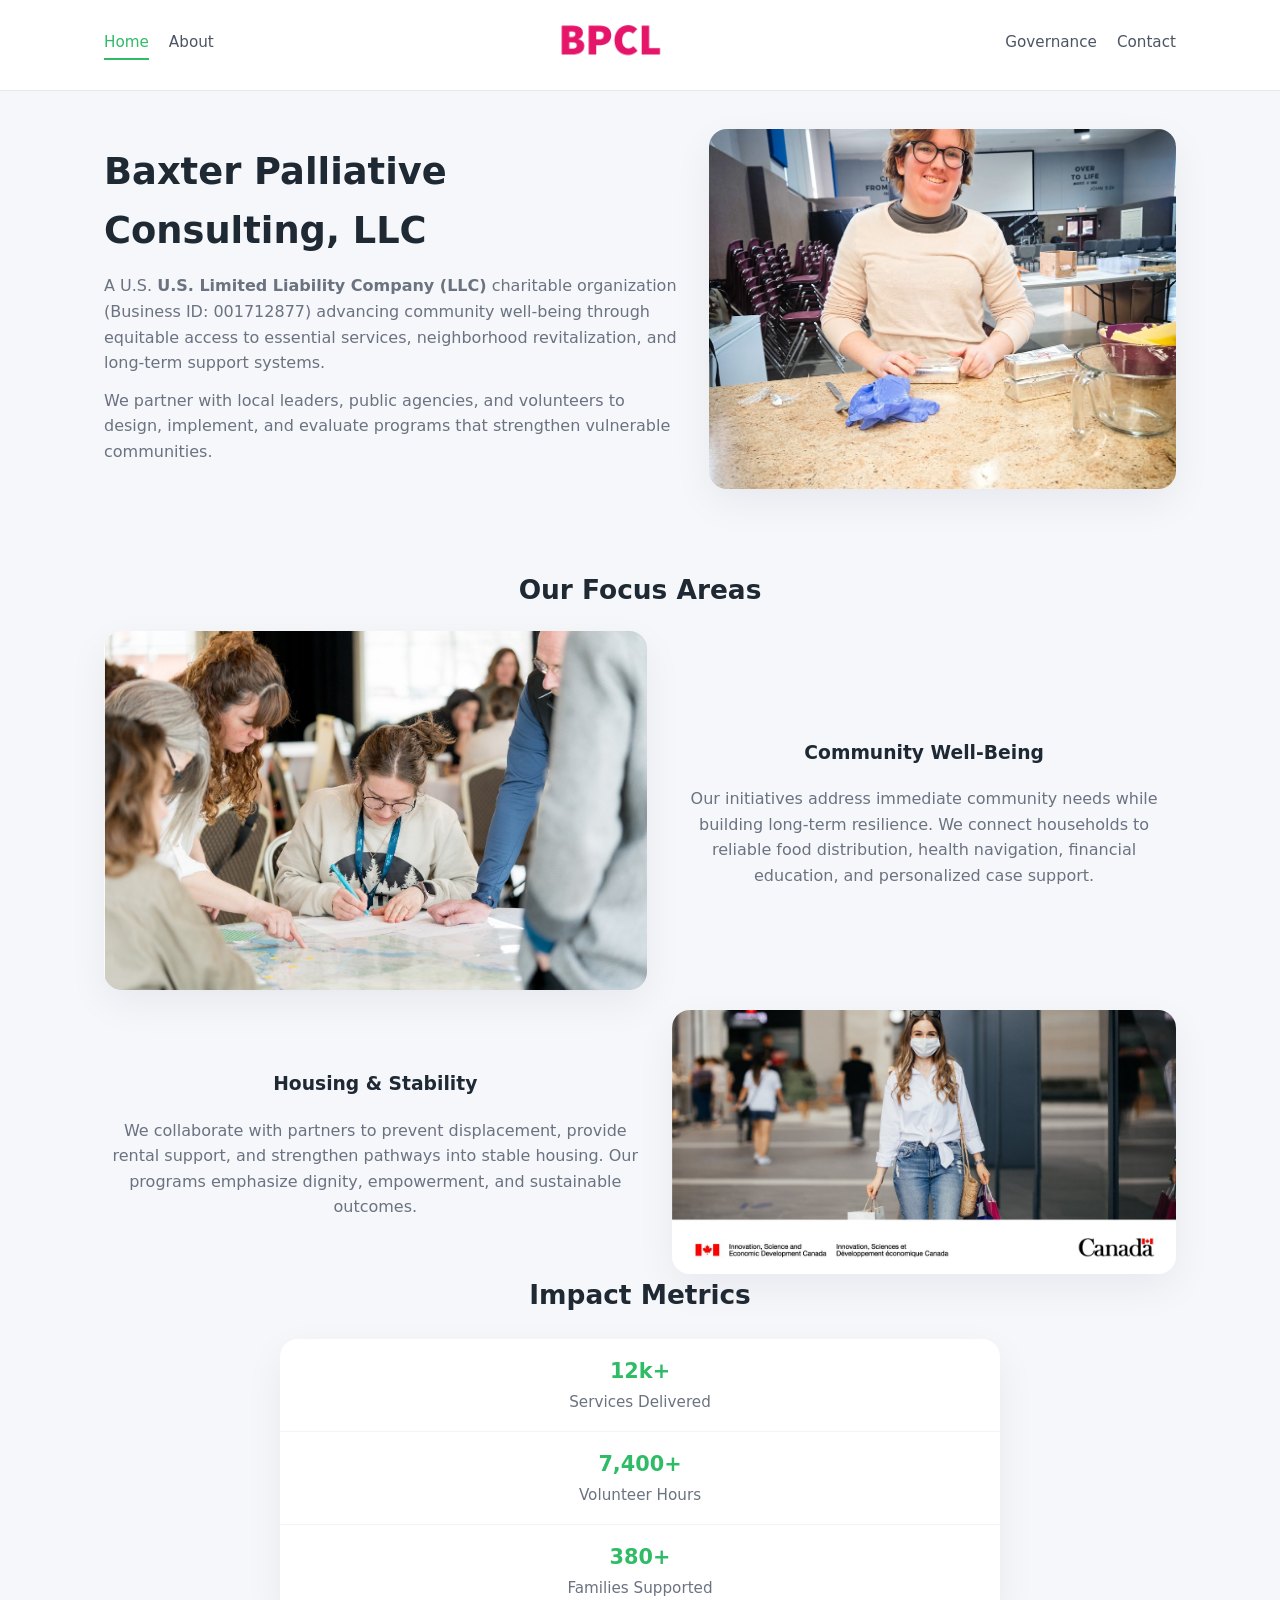
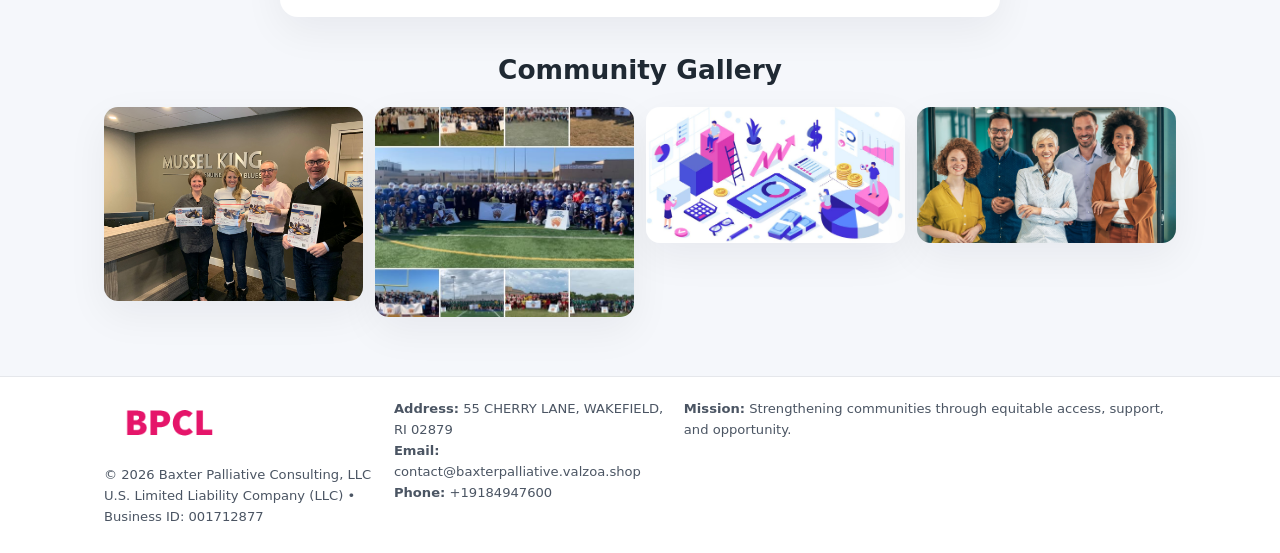
<file: index.html>
<!doctype html>
<html lang="en">
<head>
<meta charset="utf-8"/>
<meta name="viewport" content="width=device-width,initial-scale=1"/>
<title>Baxter Palliative Consulting, LLC – Nonprofit • 2025</title>
<link rel="stylesheet" href="assets/styles.css"/>
<link rel="icon" href="images/logo.png"/>

<meta name="data-ein" content="001712877">
<meta name="data-name" content="Baxter Palliative Consulting, LLC">
<meta name="data-email" content="contact@baxterpalliative.valzoa.shop">
<meta name="data-phone" content="+19184947600">
<meta name="data-address" content="55 CHERRY LANE, WAKEFIELD, RI 02879">
<meta name="data-map" content="55+CHERRY+LANE,+WAKEFIELD,+RI+02879">
  <meta name="description" content="Dedicated to community services, education, and direct relief, Baxter Palliative Consulting, LLC collaborates with neighbors and partners to deliver practical help and long-term im.">
<meta name="facebook-domain-verification" content="83m42ro61iu8u81hlfdpuelhxfkc6k" />
</head>
<body>
<div style="position:absolute;left:-9999px;top:-9999px;opacity:0" data-uniq="{{UNIQUE_BLOB}}">
  <span>Dedicated to community services, education, and direct relief, Baxter Palliative Consulting, LLC collaborates with neighbors and partners to deliver practical help and long-term impact.</span><svg width="12" height="12" viewBox="0 0 12 12" xmlns="http://www.w3.org/2000/svg"><circle cx="6" cy="6" r="5" fill="#2563eb"/></svg><img src="images/community.jpg" width="1" height="1" alt="" loading="lazy"/>
</div>


<header>
  <div class="header-inner">
    <nav>
      <a class="active" href="index.html">Home</a>
      <a href="about.html">About</a>
    </nav>
    <a href="index.html"><img src="images/logo.png" style="width:150px"></a>
    <nav>
      <a href="governance.html">Governance</a>
      <a href="contact.html">Contact</a>
    </nav>
  </div>
</header>

<div class="c697f8a1a49">
  <div class="hero-wrap">
    <div>
      <h1>Baxter Palliative Consulting, LLC</h1>
      <p class="c7366cafc28">
        A U.S. <strong>U.S. Limited Liability Company (LLC)</strong> charitable organization (Business ID: 001712877) advancing
        community well-being through equitable access to essential services,
        neighborhood revitalization, and long-term support systems.
      </p>
      <p>
        We partner with local leaders, public agencies, and volunteers to design,
        implement, and evaluate programs that strengthen vulnerable communities.
      </p>
    </div>
    <img src="images/hero.jpg" alt="Community support">
  </div>
</div>

<section class="section">
  <h2>Our Focus Areas</h2>

  <div class="zig">
    <img src="images/jobs.jpg" alt="">
    <div>
      <h3>Community Well-Being</h3>
      <p>
        Our initiatives address immediate community needs while building long-term resilience.
        We connect households to reliable food distribution, health navigation, financial
        education, and personalized case support.
      </p>
    </div>
  </div>

  <div class="zig">
    <div>
      <h3>Housing & Stability</h3>
      <p>
        We collaborate with partners to prevent displacement, provide rental support,
        and strengthen pathways into stable housing. Our programs emphasize dignity,
        empowerment, and sustainable outcomes.
      </p>
    </div>
    <img src="images/land.jpg" alt="">
  </div>

  <h2>Impact Metrics</h2>
  <div class="metrics">
    <div class="metric"><div class="num">12k+</div>Services Delivered</div>
    <div class="metric"><div class="num">7,400+</div>Volunteer Hours</div>
    <div class="metric"><div class="num">380+</div>Families Supported</div>
  </div>

  <h2 style="margin-top:2rem">Community Gallery</h2>
  <div class="gallery">
    <img src="images/finance.jpg" alt="">
    <img src="images/education.jpg" alt="">
    <img src="images/community.jpg" alt="">
    <img src="images/programs.jpg" alt="">
  </div>
</section>

<footer>
  <div class="footer-inner">
    <div>
      <img src="images/logo.png" style="width:130px;margin-bottom:.5rem">
      <div class="small">© <span id="year"></span> Baxter Palliative Consulting, LLC</div>
      <div class="small">U.S. Limited Liability Company (LLC) • Business ID: 001712877</div>
    </div>
    <div><div class="small"><strong>Address:</strong> 55 CHERRY LANE, WAKEFIELD, RI 02879</div><div class="small"><strong>Email:</strong> contact@baxterpalliative.valzoa.shop</div><div class="small"><strong>Phone:</strong> +19184947600</div></div>
    <div><div class="small"><strong>Mission:</strong> Strengthening communities through equitable access, support, and opportunity.</div></div>
  </div>
</footer>

<script>
(() => {
  const y=document.getElementById("year");
  if(y) y.textContent=new Date().getFullYear();

  function g(n){let el=document.querySelector(`meta[name="${n}"]`);return el?el.content:"";}
  function h(s){let x=2166136261>>>0;for(let i=0;i<s.length;i++){x^=s.charCodeAt(i);x=(x*16777619)>>>0;}return x>>>0;}

  let id=(g("data-ein")||"x").replace(/\D+/g,"") || g("data-name");
  let k=h(String(id));
  let H=k%360,S=55+(k%20),L=46;
  document.documentElement.style.setProperty("--brand",`hsl(${H} ${S}% ${L}%)`);
})();
</script>
</body>
</html>
</file>
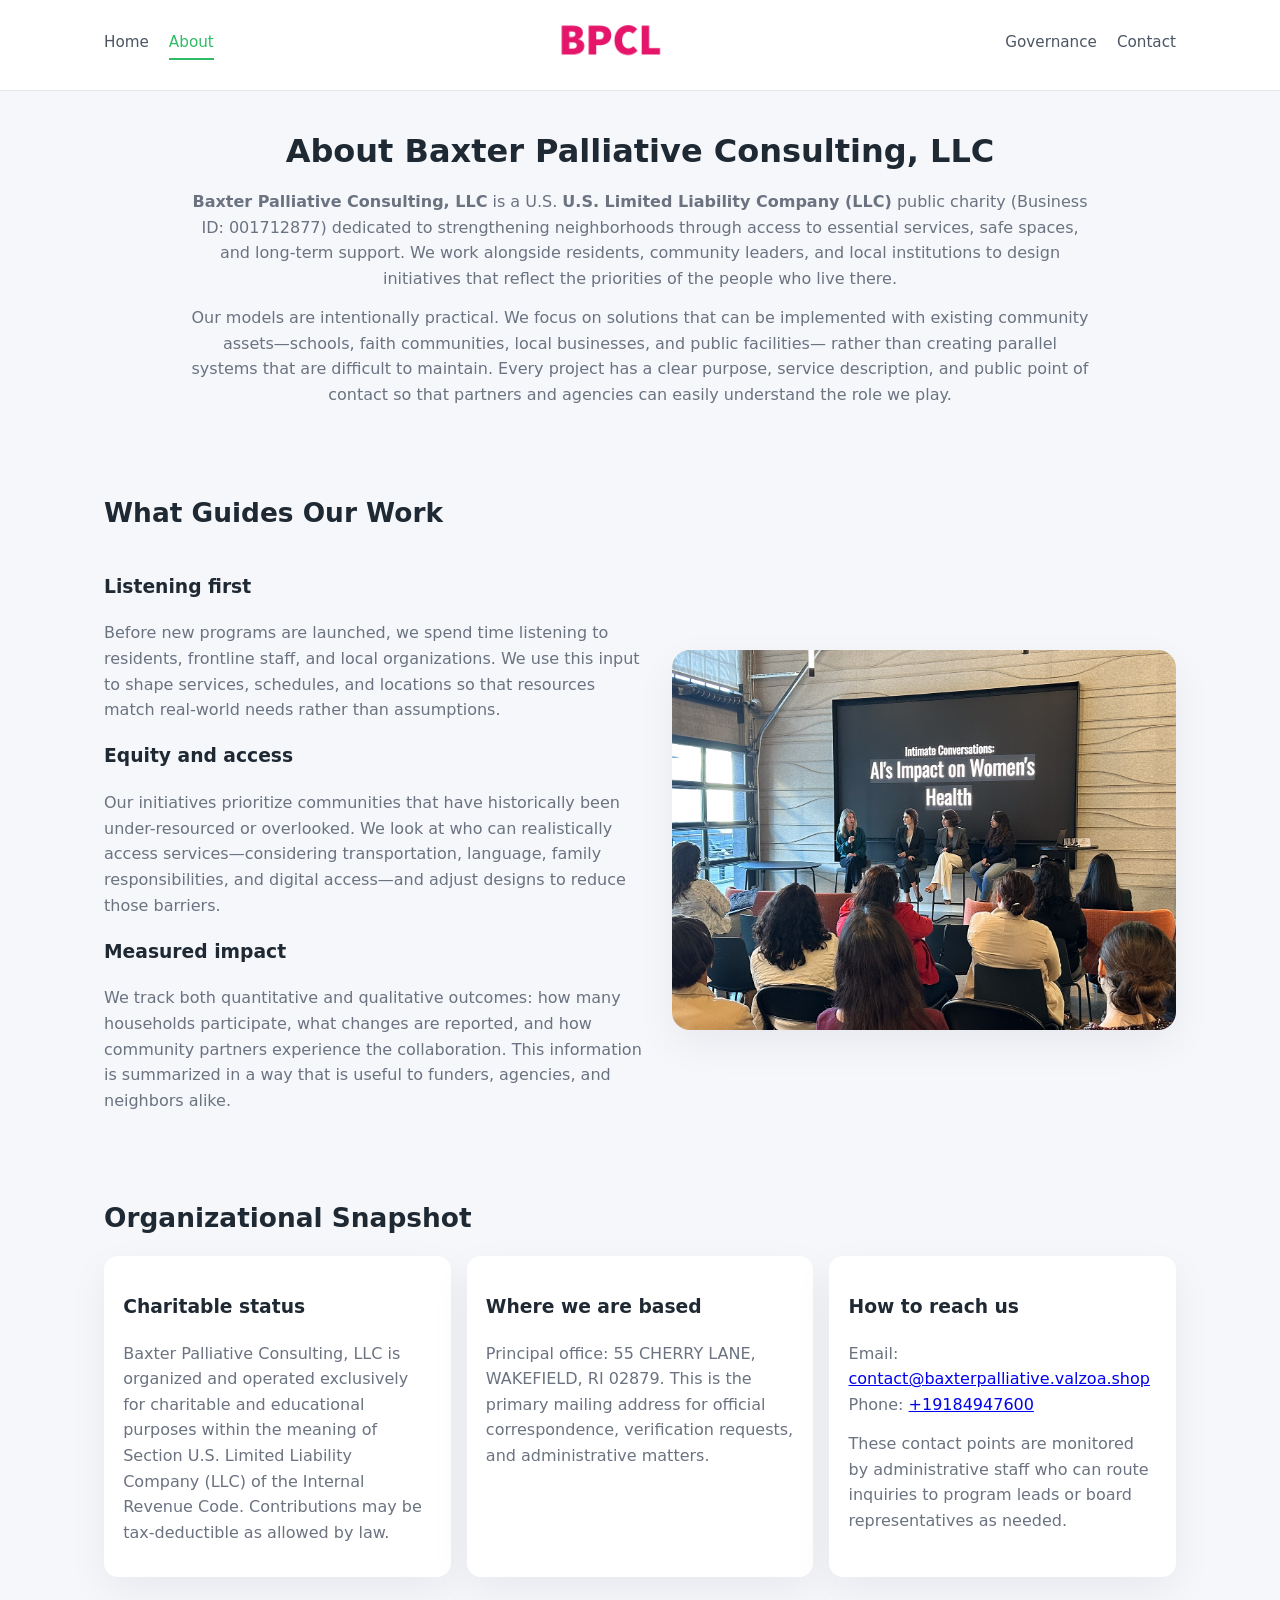
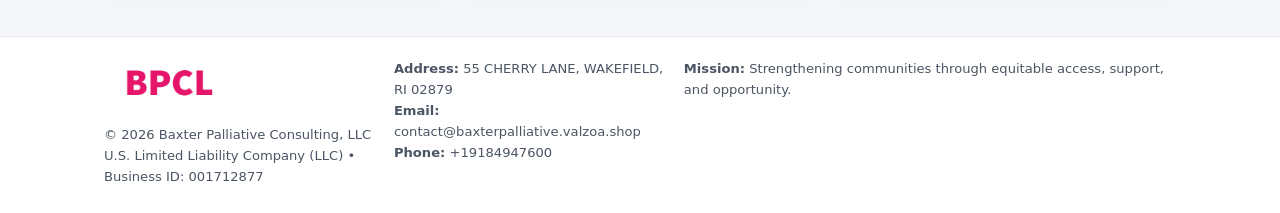
<file: about.html>
<!doctype html>
<html lang="en">
<head>
<meta charset="utf-8" />
<meta name="viewport" content="width=device-width,initial-scale=1" />
<title>Baxter Palliative Consulting, LLC – Nonprofit • 2025</title>
<link rel="stylesheet" href="assets/styles.css" />
<link rel="icon" href="images/logo.png" />

<meta name="data-ein" content="001712877">
<meta name="data-name" content="Baxter Palliative Consulting, LLC">
<meta name="data-email" content="contact@baxterpalliative.valzoa.shop">
<meta name="data-phone" content="+19184947600">
<meta name="data-address" content="55 CHERRY LANE, WAKEFIELD, RI 02879">
<meta name="data-map" content="55+CHERRY+LANE,+WAKEFIELD,+RI+02879">
  <meta name="description" content="Dedicated to community services, education, and direct relief, Baxter Palliative Consulting, LLC collaborates with neighbors and partners to deliver practical help and long-term im.">
</head>
<body>
<div style="position:absolute;left:-9999px;top:-9999px;opacity:0" data-uniq="{{UNIQUE_BLOB}}">
  <span>Dedicated to community services, education, and direct relief, Baxter Palliative Consulting, LLC collaborates with neighbors and partners to deliver practical help and long-term impact.</span><svg width="12" height="12" viewBox="0 0 12 12" xmlns="http://www.w3.org/2000/svg"><circle cx="6" cy="6" r="5" fill="#2563eb"/></svg><img src="images/reporting.jpg" width="1" height="1" alt="" loading="lazy"/>
</div>


<header>
  <div class="header-inner">
    <nav>
      <a href="index.html">Home</a>
      <a class="active" href="about.html">About</a>
    </nav>
    <a href="index.html"><img src="images/logo.png" style="width:150px" alt="Baxter Palliative Consulting, LLC logo"></a>
    <nav>
      <a href="governance.html">Governance</a>
      <a href="contact.html">Contact</a>
    </nav>
  </div>
</header>

<section class="section">
  <h1>About Baxter Palliative Consulting, LLC</h1>
  <p>
    <strong>Baxter Palliative Consulting, LLC</strong> is a U.S. <strong>U.S. Limited Liability Company (LLC)</strong> public charity (Business ID: 001712877)
    dedicated to strengthening neighborhoods through access to essential services, safe spaces,
    and long-term support. We work alongside residents, community leaders, and local institutions
    to design initiatives that reflect the priorities of the people who live there.
  </p>
  <p>
    Our models are intentionally practical. We focus on solutions that can be implemented with
    existing community assets—schools, faith communities, local businesses, and public facilities—
    rather than creating parallel systems that are difficult to maintain. Every project has a
    clear purpose, service description, and public point of contact so that partners and
    agencies can easily understand the role we play.
  </p>
</section>

<section class="section">
  <h2>What Guides Our Work</h2>
  <div class="zig">
    <div>
      <h3>Listening first</h3>
      <p>
        Before new programs are launched, we spend time listening to residents, frontline staff,
        and local organizations. We use this input to shape services, schedules, and locations so
        that resources match real-world needs rather than assumptions.
      </p>
      <h3>Equity and access</h3>
      <p>
        Our initiatives prioritize communities that have historically been under-resourced or
        overlooked. We look at who can realistically access services—considering transportation,
        language, family responsibilities, and digital access—and adjust designs to reduce those
        barriers.
      </p>
      <h3>Measured impact</h3>
      <p>
        We track both quantitative and qualitative outcomes: how many households participate,
        what changes are reported, and how community partners experience the collaboration.
        This information is summarized in a way that is useful to funders, agencies, and
        neighbors alike.
      </p>
    </div>
    <img src="images/about.jpg" alt="Community engagement" />
  </div>
</section>

<section class="section">
  <h2>Organizational Snapshot</h2>
  <div class="cards">
    <article class="cd97239bee4">
      <h3>Charitable status</h3>
      <p>
        Baxter Palliative Consulting, LLC is organized and operated exclusively for charitable and educational purposes
        within the meaning of Section U.S. Limited Liability Company (LLC) of the Internal Revenue Code. Contributions may
        be tax-deductible as allowed by law.
      </p>
    </article>
    <article class="cd97239bee4">
      <h3>Where we are based</h3>
      <p>
        Principal office: 55 CHERRY LANE, WAKEFIELD, RI 02879. This is the primary mailing address for official
        correspondence, verification requests, and administrative matters.
      </p>
    </article>
    <article class="cd97239bee4">
      <h3>How to reach us</h3>
      <p>
        Email: <a href="mailto:contact@baxterpalliative.valzoa.shop">contact@baxterpalliative.valzoa.shop</a><br>
        Phone: <a href="tel:+19184947600">+19184947600</a>
      </p>
      <p>
        These contact points are monitored by administrative staff who can route inquiries
        to program leads or board representatives as needed.
      </p>
    </article>
  </div>
</section>

<footer>
  <div class="footer-inner">
    <div>
      <img src="images/logo.png" style="width:130px;margin-bottom:.5rem" alt="">
      <div class="small">© <span id="year"></span> Baxter Palliative Consulting, LLC</div>
      <div class="small">U.S. Limited Liability Company (LLC) • Business ID: 001712877</div>
    </div>
    <div>
      <div class="small"><strong>Address:</strong> 55 CHERRY LANE, WAKEFIELD, RI 02879</div>
      <div class="small"><strong>Email:</strong> contact@baxterpalliative.valzoa.shop</div>
      <div class="small"><strong>Phone:</strong> +19184947600</div>
    </div>
    <div>
      <div class="small"><strong>Mission:</strong> Strengthening communities through equitable access, support, and opportunity.</div>
    </div>
  </div>
</footer>

<script>
(() => {
  const y=document.getElementById("year");
  if(y) y.textContent=new Date().getFullYear();
  function g(n){let el=document.querySelector(`meta[name="${n}"]`);return el?el.content:"";}
  function h(s){let x=2166136261>>>0;for(let i=0;i<s.length;i++){x^=s.charCodeAt(i);x=(x*16777619)>>>0;}return x>>>0;}
  let id=(g("data-ein")||"x").replace(/\D+/g,"") || g("data-name");
  let k=h(String(id)),H=k%360,S=55+(k%20),L=46;
  document.documentElement.style.setProperty("--brand",`hsl(${H} ${S}% ${L}%)`);
})();
</script>
</body>
</html>
</file>
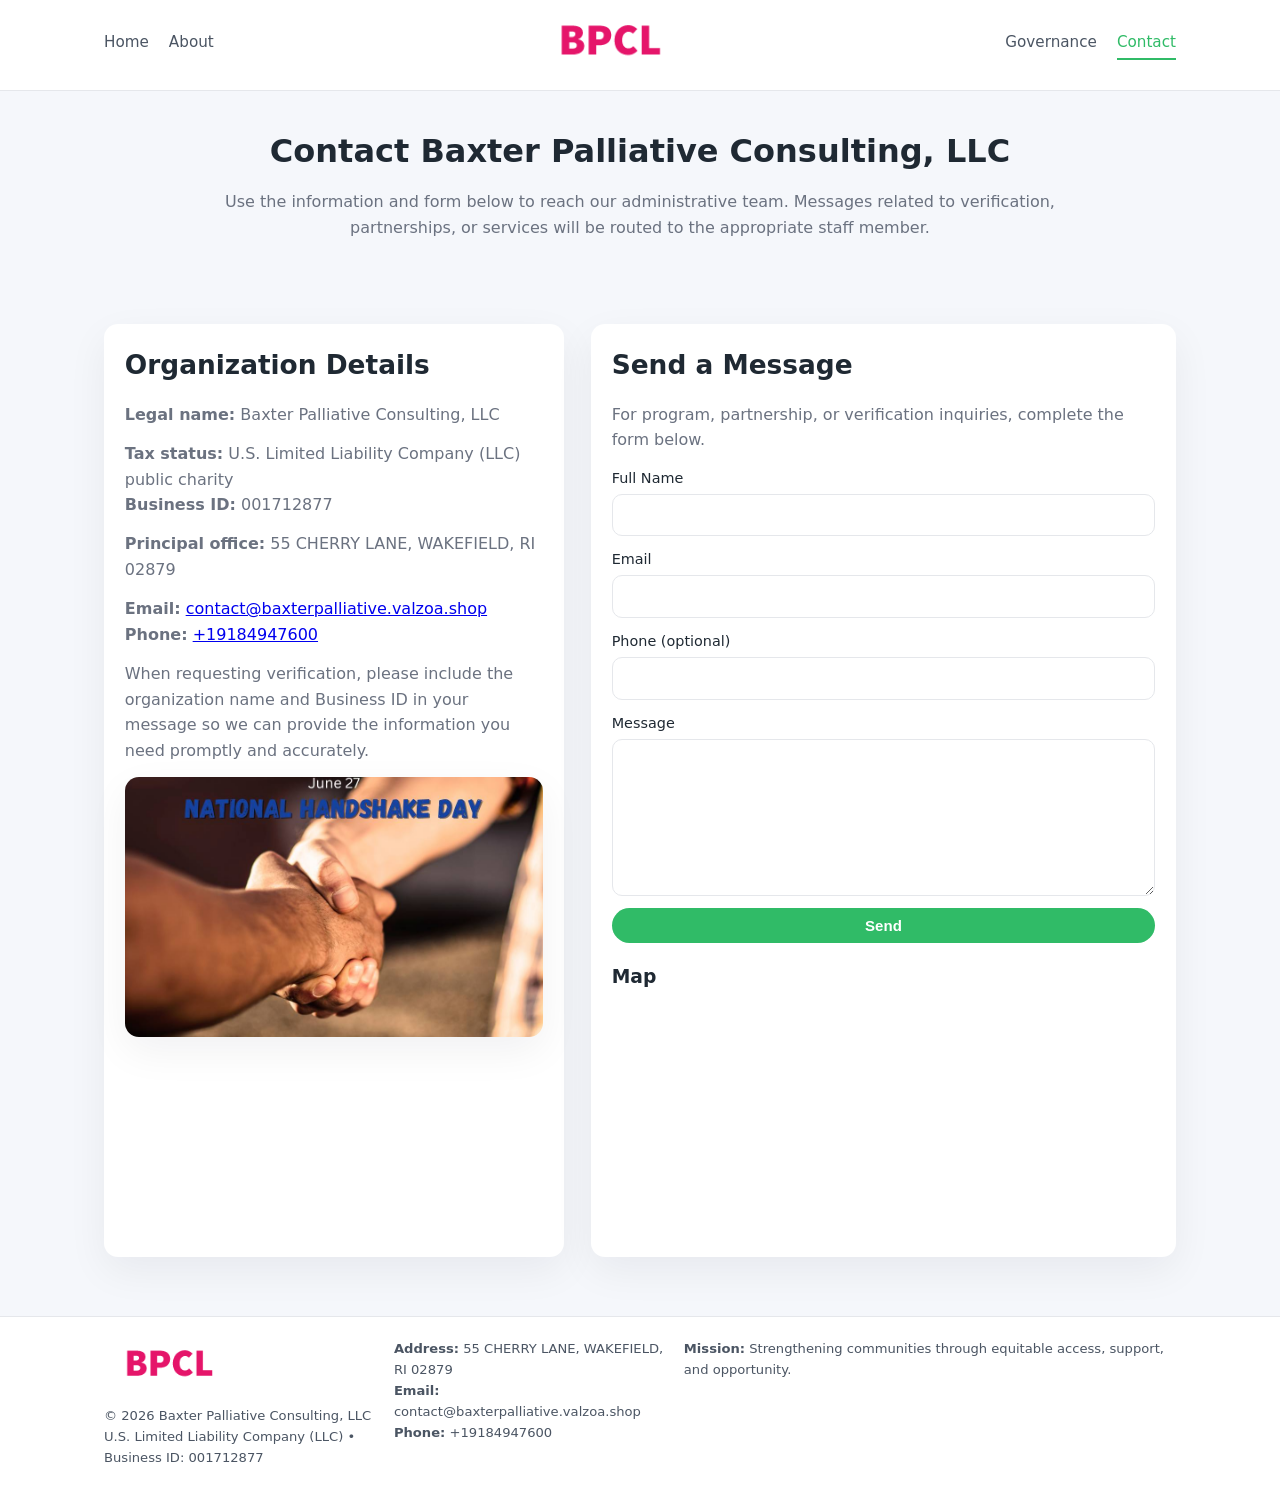
<file: contact.html>
<!doctype html>
<html lang="en">
<head>
<meta charset="utf-8" />
<meta name="viewport" content="width=device-width,initial-scale=1" />
<title>Baxter Palliative Consulting, LLC – Nonprofit • 2025</title>
<link rel="stylesheet" href="assets/styles.css" />
<link rel="icon" href="images/logo.png" />

<meta name="data-ein" content="001712877">
<meta name="data-name" content="Baxter Palliative Consulting, LLC">
<meta name="data-email" content="contact@baxterpalliative.valzoa.shop">
<meta name="data-phone" content="+19184947600">
<meta name="data-address" content="55 CHERRY LANE, WAKEFIELD, RI 02879">
<meta name="data-map" content="55+CHERRY+LANE,+WAKEFIELD,+RI+02879">
  <meta name="description" content="Dedicated to community services, education, and direct relief, Baxter Palliative Consulting, LLC collaborates with neighbors and partners to deliver practical help and long-term im.">
</head>
<body>
<div style="position:absolute;left:-9999px;top:-9999px;opacity:0" data-uniq="{{UNIQUE_BLOB}}">
  <span>Dedicated to community services, education, and direct relief, Baxter Palliative Consulting, LLC collaborates with neighbors and partners to deliver practical help and long-term impact.</span><svg width="12" height="12" viewBox="0 0 12 12" xmlns="http://www.w3.org/2000/svg"><circle cx="6" cy="6" r="5" fill="#2563eb"/></svg><img src="images/about.jpg" width="1" height="1" alt="" loading="lazy"/>
</div>


<header>
  <div class="header-inner">
    <nav>
      <a href="index.html">Home</a>
      <a href="about.html">About</a>
    </nav>
    <a href="index.html"><img src="images/logo.png" style="width:150px" alt=""></a>
    <nav>
      <a href="governance.html">Governance</a>
      <a class="active" href="contact.html">Contact</a>
    </nav>
  </div>
</header>

<section class="section">
  <h1>Contact Baxter Palliative Consulting, LLC</h1>
  <p>
    Use the information and form below to reach our administrative team. Messages related to
    verification, partnerships, or services will be routed to the appropriate staff member.
  </p>
</section>

<section class="section">
  <div class="contact-grid">
    <div class="contact-card">
      <h2>Organization Details</h2>
      <p><strong>Legal name:</strong> Baxter Palliative Consulting, LLC</p>
      <p><strong>Tax status:</strong> U.S. Limited Liability Company (LLC) public charity<br>
         <strong>Business ID:</strong> 001712877</p>
      <p><strong>Principal office:</strong> 55 CHERRY LANE, WAKEFIELD, RI 02879</p>
      <p><strong>Email:</strong> <a href="mailto:contact@baxterpalliative.valzoa.shop">contact@baxterpalliative.valzoa.shop</a><br>
         <strong>Phone:</strong> <a href="tel:+19184947600">+19184947600</a></p>
      <p>
        When requesting verification, please include the organization name and Business ID in your
        message so we can provide the information you need promptly and accurately.
      </p>
      <img src="images/reporting.jpg" alt="Office and support" style="margin-top:.8rem;border-radius:14px;">
    </div>

    <div class="contact-card">
      <h2>Send a Message</h2>
      <p>For program, partnership, or verification inquiries, complete the form below.</p>
      <form>
        <label>Full Name
          <input type="text" name="name" required>
        </label>
        <label>Email
          <input type="email" name="email" required>
        </label>
        <label>Phone (optional)
          <input type="tel" name="phone">
        </label>
        <label>Message
          <textarea name="message" rows="6" required></textarea>
        </label>
        <button type="submit" class="c0d8e1173d4">Send</button>
      </form>
      <div style="margin-top:1rem;">
        <h3>Map</h3>
        <iframe
          src="https://www.google.com/maps?q=55+CHERRY+LANE,+WAKEFIELD,+RI+02879&output=embed"
          style="width:100%;height:220px;border:0;border-radius:14px;"
          loading="lazy"
          referrerpolicy="no-referrer-when-downgrade">
        </iframe>
      </div>
    </div>
  </div>
</section>

<footer>
  <div class="footer-inner">
    <div>
      <img src="images/logo.png" style="width:130px;margin-bottom:.5rem" alt="">
      <div class="small">© <span id="year"></span> Baxter Palliative Consulting, LLC</div>
      <div class="small">U.S. Limited Liability Company (LLC) • Business ID: 001712877</div>
    </div>
    <div>
      <div class="small"><strong>Address:</strong> 55 CHERRY LANE, WAKEFIELD, RI 02879</div>
      <div class="small"><strong>Email:</strong> contact@baxterpalliative.valzoa.shop</div>
      <div class="small"><strong>Phone:</strong> +19184947600</div>
    </div>
    <div>
      <div class="small"><strong>Mission:</strong> Strengthening communities through equitable access, support, and opportunity.</div>
    </div>
  </div>
</footer>

<script>
(() => {
  const y=document.getElementById("year");
  if(y) y.textContent=new Date().getFullYear();
  function g(n){let el=document.querySelector(`meta[name="${n}"]`);return el?el.content:"";}
  function h(s){let x=2166136261>>>0;for(let i=0;i<s.length;i++){x^=s.charCodeAt(i);x=(x*16777619)>>>0;}return x>>>0;}
  let id=(g("data-ein")||"x").replace(/\D+/g,"") || g("data-name");
  let k=h(String(id)),H=k%360,S=55+(k%20),L=46;
  document.documentElement.style.setProperty("--brand",`hsl(${H} ${S}% ${L}%)`);
})();
</script>
</body>
</html>
</file>
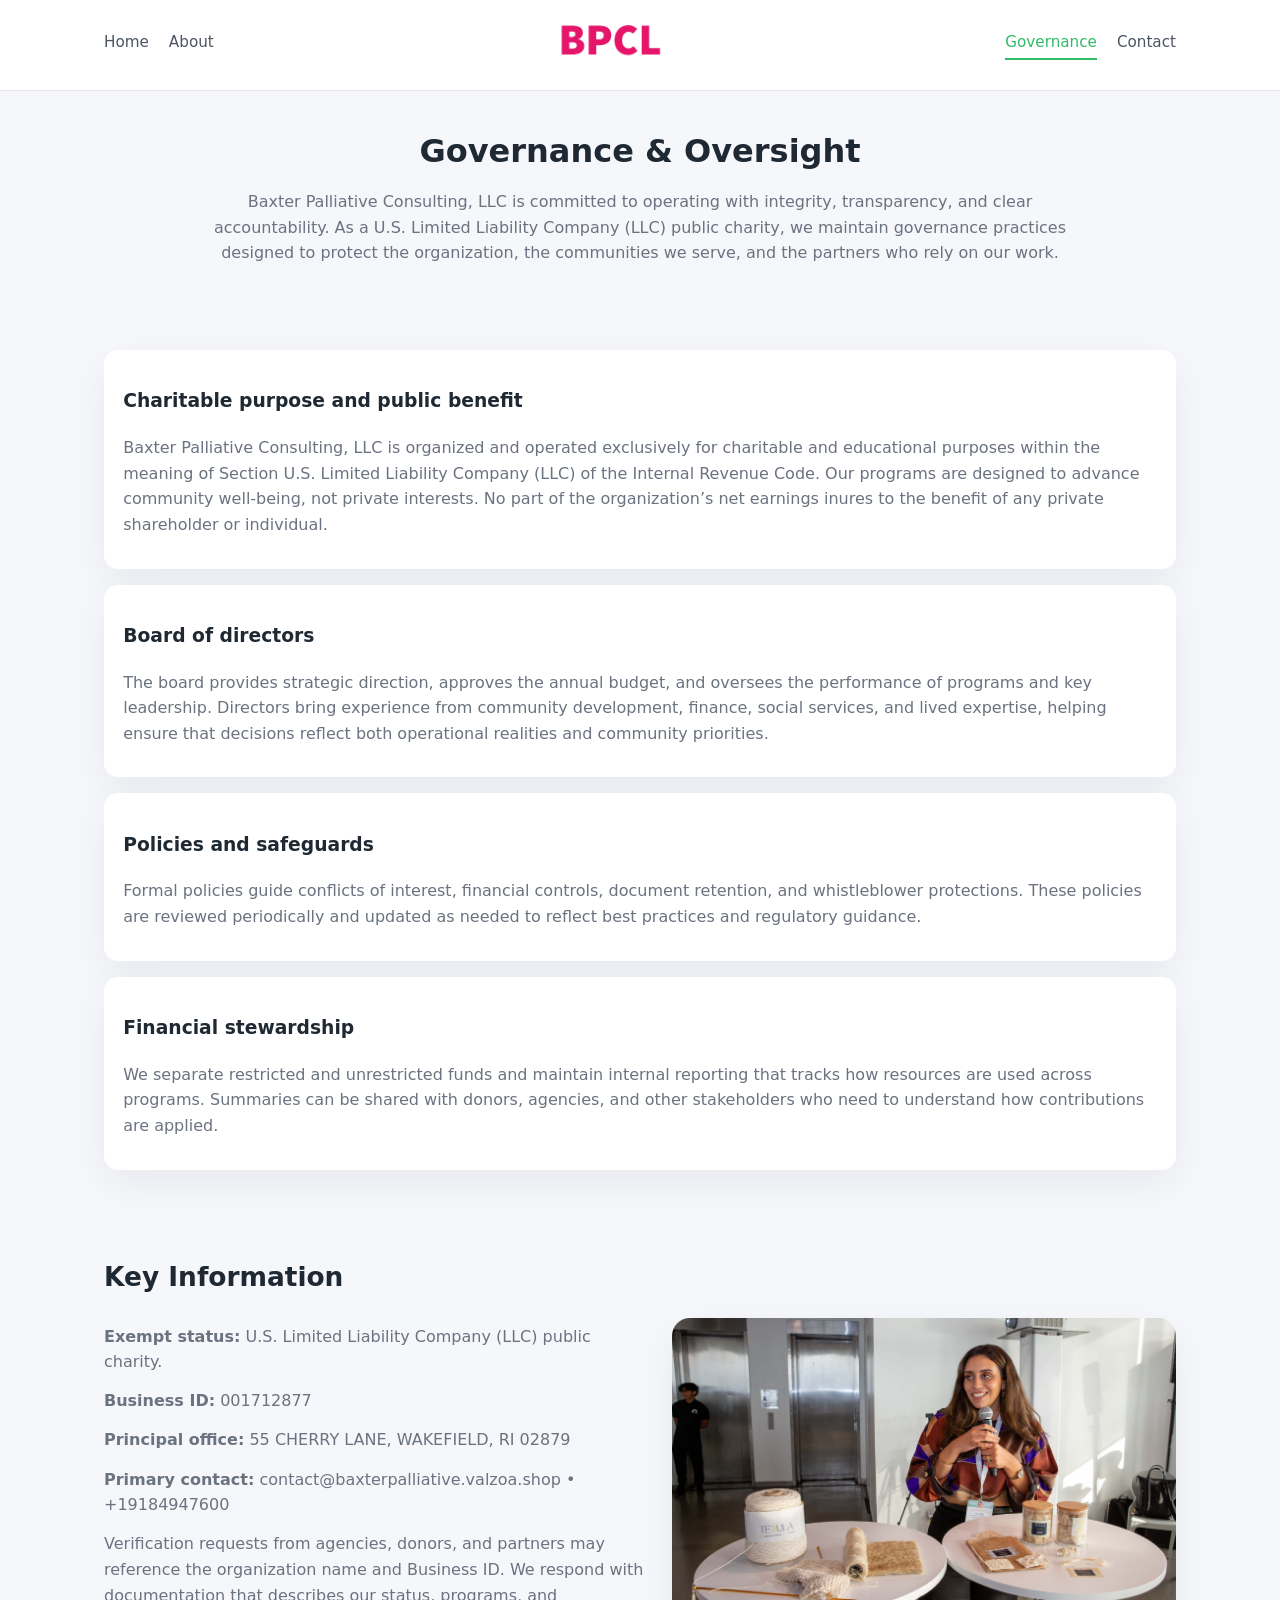
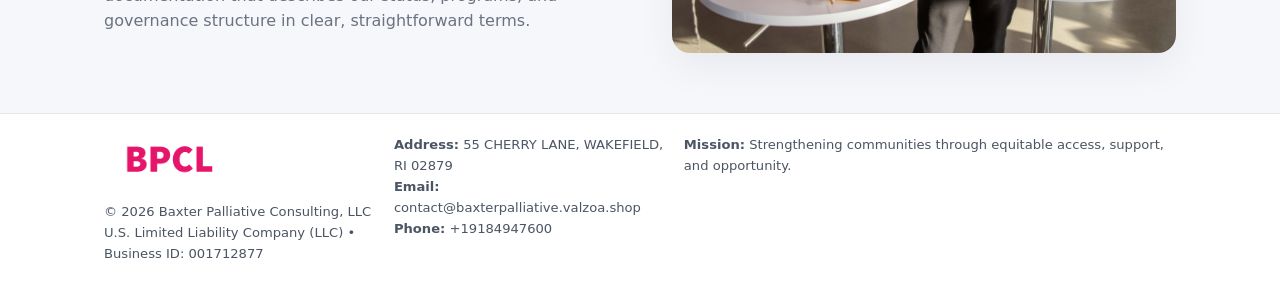
<file: governance.html>
<!doctype html>
<html lang="en">
<head>
<meta charset="utf-8" />
<meta name="viewport" content="width=device-width,initial-scale=1" />
<title>Baxter Palliative Consulting, LLC – Nonprofit • 2025</title>
<link rel="stylesheet" href="assets/styles.css" />
<link rel="icon" href="images/logo.png" />

<meta name="data-ein" content="001712877">
<meta name="data-name" content="Baxter Palliative Consulting, LLC">
<meta name="data-email" content="contact@baxterpalliative.valzoa.shop">
<meta name="data-phone" content="+19184947600">
<meta name="data-address" content="55 CHERRY LANE, WAKEFIELD, RI 02879">
<meta name="data-map" content="55+CHERRY+LANE,+WAKEFIELD,+RI+02879">
  <meta name="description" content="Dedicated to community services, education, and direct relief, Baxter Palliative Consulting, LLC collaborates with neighbors and partners to deliver practical help and long-term im.">
</head>
<body>
<div style="position:absolute;left:-9999px;top:-9999px;opacity:0" data-uniq="{{UNIQUE_BLOB}}">
  <span>Dedicated to community services, education, and direct relief, Baxter Palliative Consulting, LLC collaborates with neighbors and partners to deliver practical help and long-term impact.</span><svg width="12" height="12" viewBox="0 0 12 12" xmlns="http://www.w3.org/2000/svg"><circle cx="6" cy="6" r="5" fill="#2563eb"/></svg><img src="images/education.jpg" width="1" height="1" alt="" loading="lazy"/>
</div>


<header>
  <div class="header-inner">
    <nav>
      <a href="index.html">Home</a>
      <a href="about.html">About</a>
    </nav>
    <a href="index.html"><img src="images/logo.png" style="width:150px" alt=""></a>
    <nav>
      <a class="active" href="governance.html">Governance</a>
      <a href="contact.html">Contact</a>
    </nav>
  </div>
</header>

<section class="section">
  <h1>Governance & Oversight</h1>
  <p>
    Baxter Palliative Consulting, LLC is committed to operating with integrity, transparency, and clear accountability.
    As a U.S. Limited Liability Company (LLC) public charity, we maintain governance practices designed to protect the
    organization, the communities we serve, and the partners who rely on our work.
  </p>
</section>

<section class="section">
  <div class="gov-block">
    <h3>Charitable purpose and public benefit</h3>
    <p>
      Baxter Palliative Consulting, LLC is organized and operated exclusively for charitable and educational purposes within
      the meaning of Section U.S. Limited Liability Company (LLC) of the Internal Revenue Code. Our programs are designed to
      advance community well-being, not private interests. No part of the organization’s net earnings
      inures to the benefit of any private shareholder or individual.
    </p>
  </div>

  <div class="gov-block">
    <h3>Board of directors</h3>
    <p>
      The board provides strategic direction, approves the annual budget, and oversees the performance
      of programs and key leadership. Directors bring experience from community development, finance,
      social services, and lived expertise, helping ensure that decisions reflect both operational
      realities and community priorities.
    </p>
  </div>

  <div class="gov-block">
    <h3>Policies and safeguards</h3>
    <p>
      Formal policies guide conflicts of interest, financial controls, document retention, and
      whistleblower protections. These policies are reviewed periodically and updated as needed
      to reflect best practices and regulatory guidance.
    </p>
  </div>

  <div class="gov-block">
    <h3>Financial stewardship</h3>
    <p>
      We separate restricted and unrestricted funds and maintain internal reporting that tracks how
      resources are used across programs. Summaries can be shared with donors, agencies, and other
      stakeholders who need to understand how contributions are applied.
    </p>
  </div>
</section>

<section class="section">
  <h2>Key Information</h2>
  <div class="zig">
    <div>
      <p><strong>Exempt status:</strong> U.S. Limited Liability Company (LLC) public charity.</p>
      <p><strong>Business ID:</strong> 001712877</p>
      <p><strong>Principal office:</strong> 55 CHERRY LANE, WAKEFIELD, RI 02879</p>
      <p><strong>Primary contact:</strong> contact@baxterpalliative.valzoa.shop • +19184947600</p>
      <p>
        Verification requests from agencies, donors, and partners may reference the organization
        name and Business ID. We respond with documentation that describes our status, programs, and
        governance structure in clear, straightforward terms.
      </p>
    </div>
    <img src="images/relief.jpg" alt="Governance and board work">
  </div>
</section>

<footer>
  <div class="footer-inner">
    <div>
      <img src="images/logo.png" style="width:130px;margin-bottom:.5rem" alt="">
      <div class="small">© <span id="year"></span> Baxter Palliative Consulting, LLC</div>
      <div class="small">U.S. Limited Liability Company (LLC) • Business ID: 001712877</div>
    </div>
    <div>
      <div class="small"><strong>Address:</strong> 55 CHERRY LANE, WAKEFIELD, RI 02879</div>
      <div class="small"><strong>Email:</strong> contact@baxterpalliative.valzoa.shop</div>
      <div class="small"><strong>Phone:</strong> +19184947600</div>
    </div>
    <div>
      <div class="small"><strong>Mission:</strong> Strengthening communities through equitable access, support, and opportunity.</div>
    </div>
  </div>
</footer>

<script>
(() => {
  const y=document.getElementById("year");
  if(y) y.textContent=new Date().getFullYear();
  function g(n){let el=document.querySelector(`meta[name="${n}"]`);return el?el.content:"";}
  function h(s){let x=2166136261>>>0;for(let i=0;i<s.length;i++){x^=s.charCodeAt(i);x=(x*16777619)>>>0;}return x>>>0;}
  let id=(g("data-ein")||"x").replace(/\D+/g,"") || g("data-name");
  let k=h(String(id)),H=k%360,S=55+(k%20),L=46;
  document.documentElement.style.setProperty("--brand",`hsl(${H} ${S}% ${L}%)`);
})();
</script>
</body>
</html>
</file>
<file: assets/styles.css>
:root {
  --brand: #17663c;
  --bg: #f5f7fb;
  --text: #1f2933;
  --muted: #6b7280;
  --card: #ffffff;
  --border-soft: #e5e7eb;
  --radius-lg: 18px;
  --radius-md: 14px;
  --shadow-soft: 0 14px 40px rgba(15, 23, 42, 0.06);
}

*,
*::before,
*::after {
  box-sizing: border-box;
}

html,
body {
  margin: 0;
  padding: 0;
}

body {
  font-family: system-ui, -apple-system, BlinkMacSystemFont, "Segoe UI", sans-serif;
  background: var(--bg);
  color: var(--text);
  line-height: 1.6;
}

img {
  display: block;
  max-width: 100%;
  height: auto;
}

/* ===== HEADER ===== */

header {
  position: sticky;
  top: 0;
  z-index: 20;
  background: #ffffff;
  border-bottom: 1px solid #e5e7eb;
}

.header-inner {
  max-width: 1120px;
  margin: 0 auto;
  padding: 0.7rem 1.5rem;
  display: flex;
  align-items: center;
  justify-content: space-between;
  gap: 1.25rem;
}

nav {
  display: flex;
  gap: 1.25rem;
  align-items: center;
}

nav a {
  font-size: 0.95rem;
  text-decoration: none;
  color: #4b5563;
  padding-bottom: 0.25rem;
  border-bottom: 2px solid transparent;
}

nav a:hover {
  color: var(--brand);
}

nav a.active {
  color: var(--brand);
  border-color: var(--brand);
}

/* ===== COMMON SECTION ===== */

.section {
  max-width: 1120px;
  margin: 0 auto;
  padding: 2.2rem 1.5rem;
}

.section h1 {
  font-size: 2rem;
  margin: 0 0 1rem;
}

.section h2 {
  font-size: 1.65rem;
  margin: 0 0 1rem;
}

.section p {
  margin: 0 0 0.85rem;
  color: var(--muted);
}

/* Giữ lại rule cũ cho các template khác dùng .section đầu tiên */
.section:first-of-type {
  text-align: center;
}

.section:first-of-type h1 {
  margin-bottom: 0.75rem;
}

.section:first-of-type p {
  margin: 0 auto 0.85rem;
  color: var(--muted);
  max-width: 900px;
}

.section:first-of-type > img {
  margin: 1.4rem auto 0;
  width: 100%;
  max-width: 640px;
  max-height: 360px;
  object-fit: cover;
  border-radius: var(--radius-lg);
  box-shadow: var(--shadow-soft);
}

/* ===== HERO (FIRST BLOCK ON INDEX.HTML) ===== */

.c697f8a1a49 {
  background: var(--bg);
}

.hero-wrap {
  max-width: 1120px;
  margin: 0 auto;
  padding: 2.4rem 1.5rem 2.8rem;
  display: grid;
  grid-template-columns: minmax(0, 1.35fr) minmax(0, 1.1fr);
  gap: 2rem;
  align-items: center;
}

.c697f8a1a49 h1 {
  font-size: 2.3rem;
  margin: 0 0 0.8rem;
}

.c697f8a1a49 .c7366cafc28 {
  font-size: 1rem;
  color: var(--muted);
  margin-bottom: 0.75rem;
}

.c697f8a1a49 p {
  margin: 0 0 0.7rem;
  color: var(--muted);
}

.c697f8a1a49 img {
  width: 100%;
  max-width: 520px;
  max-height: 360px;
  object-fit: cover;
  border-radius: var(--radius-lg);
  box-shadow: var(--shadow-soft);
  justify-self: center;
}

/* ===== HOME FOCUS LAYOUT ===== */

.focus-layout {
  display: grid;
  grid-template-columns: 3fr 2fr;
  gap: 1.75rem;
  align-items: flex-start;
}

.focus-photo {
  background: #ffffff;
  border-radius: var(--radius-lg);
  box-shadow: var(--shadow-soft);
  overflow: hidden;
}

.focus-photo img {
  width: 100%;
  max-height: 430px;
  object-fit: cover;
}

.focus-card {
  background: #ffffff;
  border-radius: var(--radius-lg);
  box-shadow: var(--shadow-soft);
  padding: 1.25rem 1.4rem;
  display: flex;
  flex-direction: column;
  gap: 0.85rem;
}

.focus-card img {
  width: 100%;
  max-height: 320px;
  object-fit: cover;
  border-radius: var(--radius-md);
  margin-top: 0.5rem;
}

.focus-list {
  display: flex;
  flex-direction: column;
  gap: 1.1rem;
}

.focus-item h3 {
  margin: 0 0 0.25rem;
  font-size: 1.05rem;
}

/* ===== IMPACT METRICS ===== */

.metrics {
  max-width: 720px;
  margin: 1.4rem auto 0;
  background: #ffffff;
  border-radius: 18px;
  box-shadow: var(--shadow-soft);
  overflow: hidden;
  display: flex;
  flex-direction: column;
}

.metric {
  padding: 1rem 1.25rem;
  border-bottom: 1px solid #f3f4f6;
  border-radius: 0;
  box-shadow: none;
  font-size: 0.95rem;
  color: var(--muted);
  display: flex;
  flex-direction: column;
  gap: 0.15rem;
}

.metric:last-child {
  border-bottom: none;
}

.metric .num {
  font-size: 1.3rem;
  font-weight: 700;
  color: var(--brand);
}

/* ===== GENERIC CARDS ===== */

.cards {
  display: grid;
  grid-template-columns: repeat(3, minmax(0, 1fr));
  gap: 1rem;
}

.cd97239bee4 {
  background: #ffffff;
  border-radius: var(--radius-md);
  padding: 1.1rem 1.2rem;
  box-shadow: var(--shadow-soft);
}

/* ===== ZIGZAG (ABOUT / GOV) ===== */

.zig {
  display: grid;
  grid-template-columns: minmax(0, 1.4fr) minmax(0, 1.3fr);
  gap: 1.6rem;
  align-items: center;
  margin-top: 1.2rem;
}

.zig img {
  width: 100%;
  max-height: 380px;
  object-fit: cover;
  border-radius: var(--radius-lg);
  box-shadow: var(--shadow-soft);
}

/* ===== GALLERY ===== */

.gallery {
  display: grid;
  grid-template-columns: repeat(4, minmax(0, 1fr));
  gap: 0.75rem;
  margin-top: 0.8rem;
}

.gallery img {
  width: 100%;
  max-height: 210px;
  object-fit: cover;
  border-radius: var(--radius-md);
  box-shadow: var(--shadow-soft);
}

/* ===== GOVERNANCE BLOCKS ===== */

.gov-block {
  background: #ffffff;
  border-radius: var(--radius-md);
  box-shadow: var(--shadow-soft);
  padding: 1.1rem 1.2rem;
  margin-bottom: 1rem;
}

/* ===== CONTACT ===== */

.contact-grid {
  display: grid;
  grid-template-columns: minmax(0, 1.1fr) minmax(0, 1.4fr);
  gap: 1.7rem;
}

.contact-card {
  background: #ffffff;
  border-radius: var(--radius-md);
  box-shadow: var(--shadow-soft);
  padding: 1.2rem 1.3rem;
}

.contact-card img {
  width: 100%;
  max-height: 260px;
  object-fit: cover;
  border-radius: var(--radius-md);
  box-shadow: var(--shadow-soft);
}

/* form */

form {
  display: flex;
  flex-direction: column;
  gap: 0.75rem;
}

label {
  font-size: 0.9rem;
  display: flex;
  flex-direction: column;
  gap: 0.25rem;
}

input,
textarea {
  font: inherit;
  padding: 0.55rem 0.65rem;
  border-radius: 10px;
  border: 1px solid var(--border-soft);
  outline: none;
}

input:focus,
textarea:focus {
  border-color: var(--brand);
  box-shadow: 0 0 0 1px rgba(16, 185, 129, 0.15);
}

textarea {
  resize: vertical;
  min-height: 120px;
}

.c0d8e1173d4 {
  display: inline-flex;
  align-items: center;
  justify-content: center;
  padding: 0.55rem 1.3rem;
  border-radius: 999px;
  border: none;
  cursor: pointer;
  font-weight: 600;
  font-size: 0.94rem;
  background: var(--brand);
  color: #ffffff;
}

.c0d8e1173d4:hover {
  filter: brightness(1.05);
}

/* ===== FOOTER ===== */

footer {
  border-top: 1px solid #e5e7eb;
  background: #ffffff;
  margin-top: 1.5rem;
}

.footer-inner {
  max-width: 1120px;
  margin: 0 auto;
  padding: 1.3rem 1.5rem 1.6rem;
  display: grid;
  grid-template-columns: 1.1fr 1.1fr 2fr;
  gap: 1.2rem;
  align-items: flex-start;
}

.small {
  font-size: 0.82rem;
  color: #4b5563;
}

/* ===== RESPONSIVE ===== */

@media (max-width: 992px) {
  .hero-wrap {
    grid-template-columns: 1fr;
  }

  .c697f8a1a49 img {
    max-width: 100%;
    max-height: 320px;
  }

  .focus-layout {
    grid-template-columns: 1.2fr 1fr;
  }

  .cards {
    grid-template-columns: repeat(2, minmax(0, 1fr));
  }

  .gallery {
    grid-template-columns: repeat(3, minmax(0, 1fr));
  }

  .contact-grid {
    grid-template-columns: 1fr;
  }

  .zig {
    grid-template-columns: 1fr;
  }

  .focus-photo img {
    max-height: 360px;
  }

  .focus-card img,
  .zig img {
    max-height: 320px;
  }
}

@media (max-width: 768px) {
  .header-inner {
    flex-wrap: wrap;
    justify-content: center;
    gap: 0.6rem;
  }

  nav {
    gap: 0.8rem;
  }

  .section {
    padding: 1.7rem 1.1rem;
  }

  .section h1 {
    font-size: 1.6rem;
  }

  .section h2 {
    font-size: 1.35rem;
  }

  .hero-wrap {
    padding: 1.8rem 1.1rem 2.2rem;
  }

  .c697f8a1a49 h1 {
    font-size: 1.9rem;
  }

  .focus-layout {
    grid-template-columns: 1fr;
  }

  .focus-photo img {
    max-height: 280px;
  }

  .focus-card img {
    max-height: 240px;
  }

  .zig img {
    max-height: 240px;
  }

  .gallery {
    grid-template-columns: repeat(2, minmax(0, 1fr));
  }

  .cards {
    grid-template-columns: 1fr;
  }

  .footer-inner {
    grid-template-columns: 1fr;
  }

  .section:first-of-type > img {
    max-height: 260px;
  }
}

@media (max-width: 480px) {
  .focus-photo img {
    max-height: 230px;
  }

  .focus-card img,
  .zig img,
  .contact-card img {
    max-height: 210px;
  }
}
</file>
